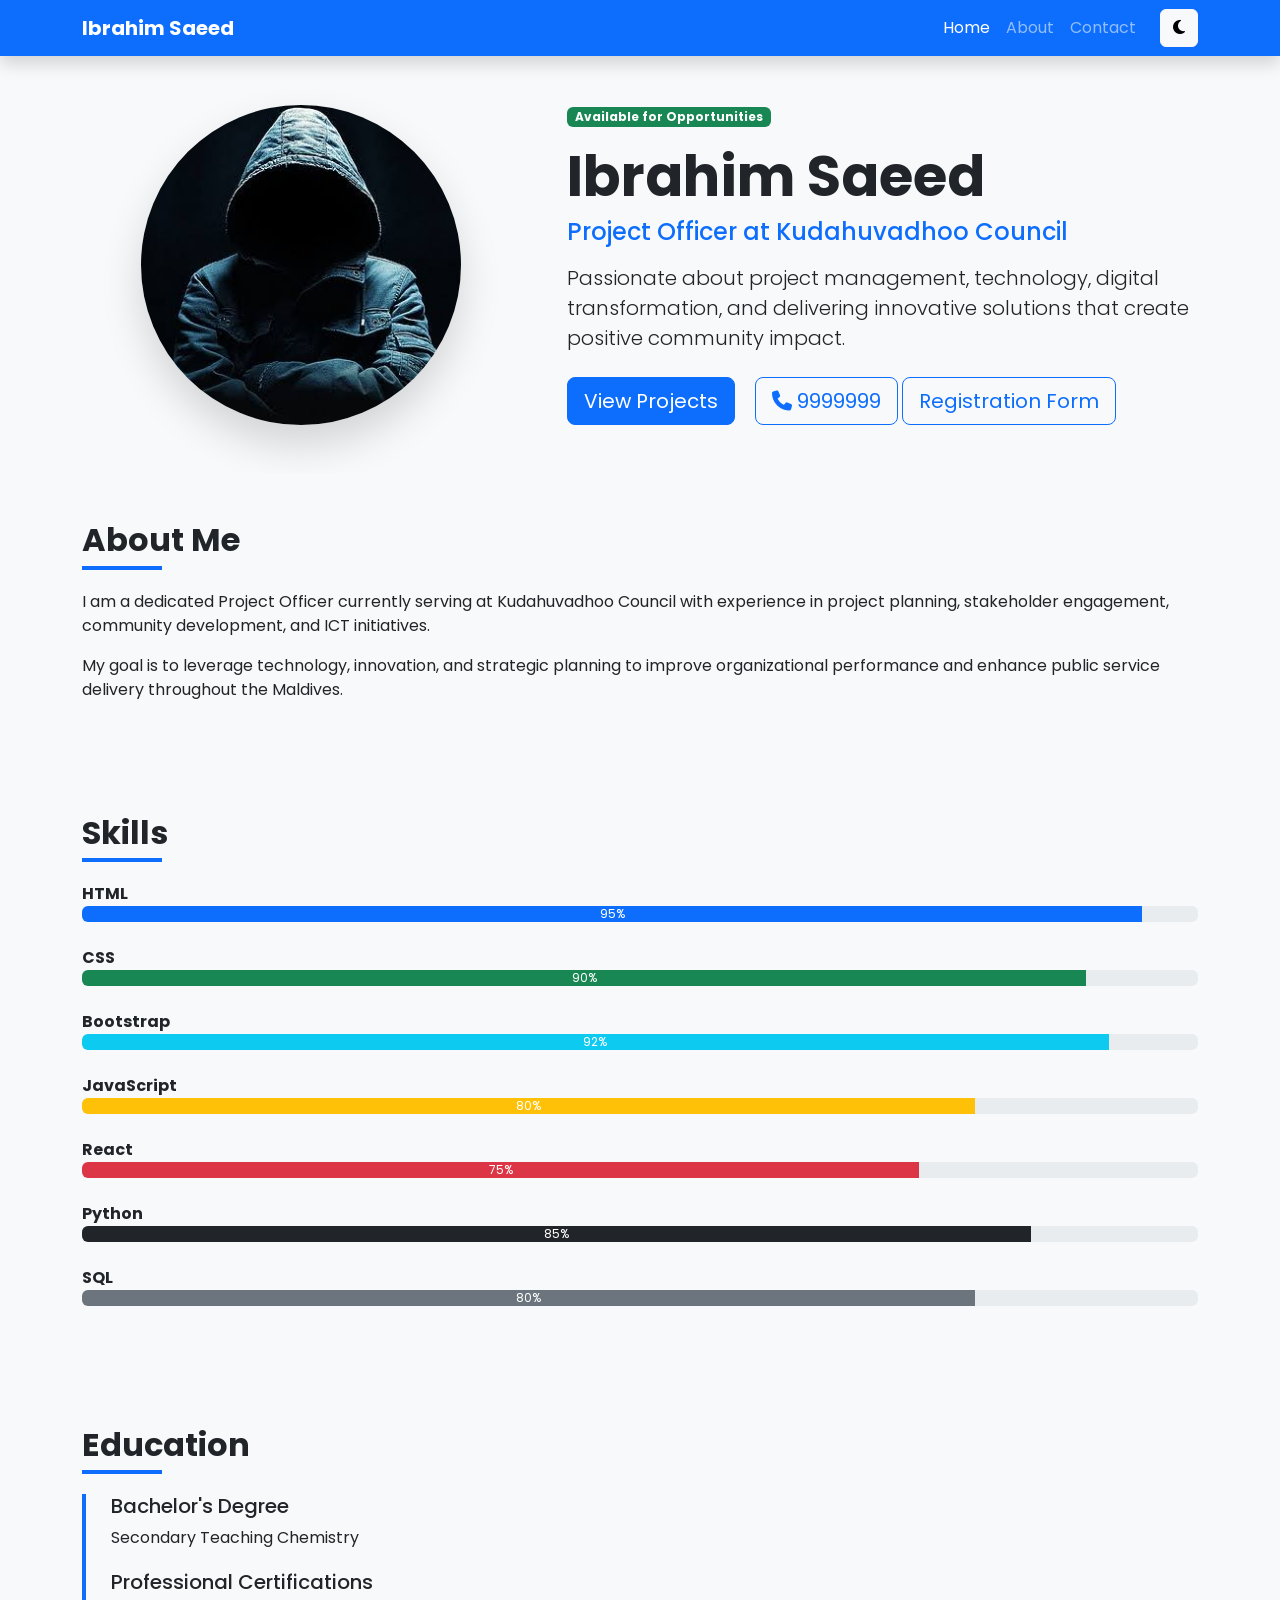
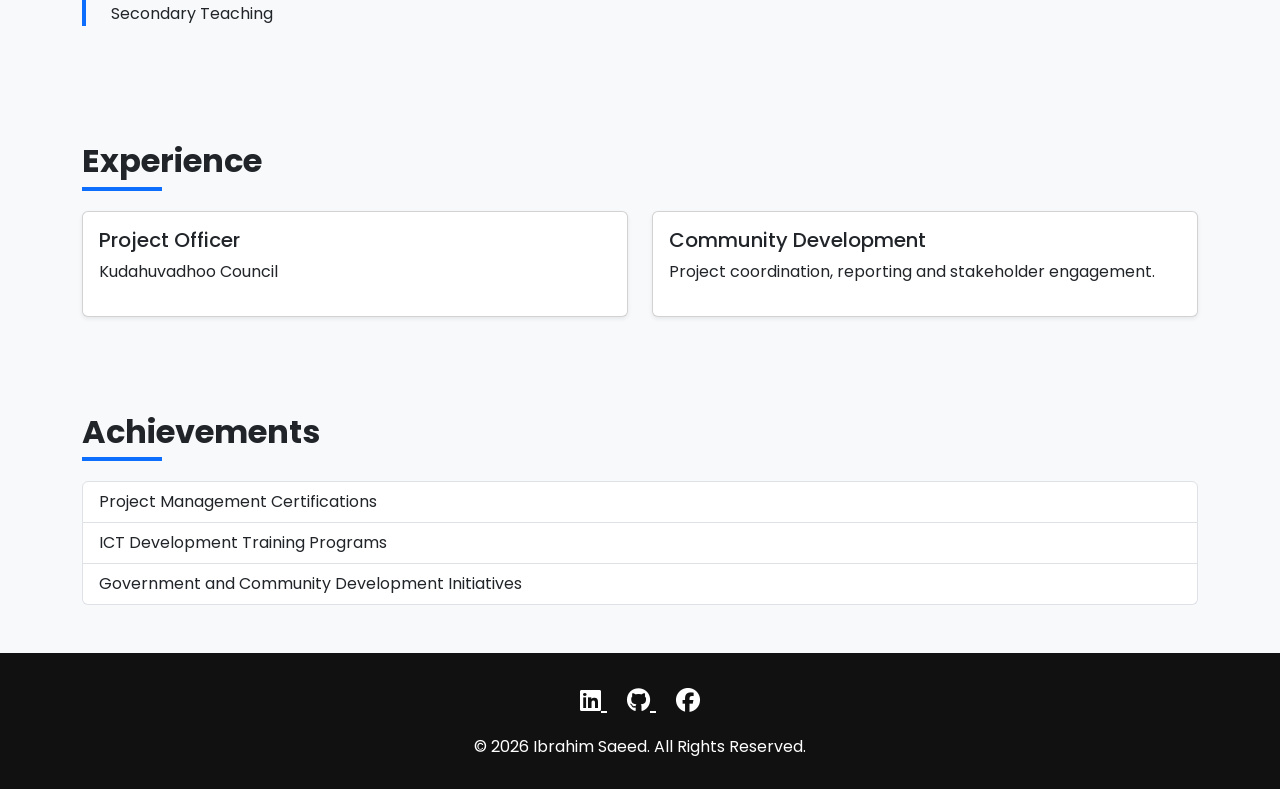
<file: index.html>
<!DOCTYPE html>
<html lang="en">
<head>
    <meta charset="UTF-8">
    <meta name="description" content="Ibrahim Saeed Portfolio Website">
    <meta name="keywords" content="Portfolio, Ibrahim Saeed, Project Officer, Web Developer">
    <meta name="author" content="Ibrahim Saeed">
    <meta name="viewport" content="width=device-width, initial-scale=1.0">

    <title>Ibrahim Saeed | Portfolio</title>

    <!-- Google Fonts -->
    <link href="https://fonts.googleapis.com/css2?family=Poppins:wght@300;400;500;600;700&display=swap" rel="stylesheet">

    <!-- Bootstrap -->
    <link href="https://cdn.jsdelivr.net/npm/bootstrap@5.3.3/dist/css/bootstrap.min.css" rel="stylesheet">

    <!-- Font Awesome -->
    <link href="https://cdnjs.cloudflare.com/ajax/libs/font-awesome/6.5.1/css/all.min.css" rel="stylesheet">

    <!-- Custom CSS -->
    <link rel="stylesheet" href="css/style.css">
</head>

<body>

    <!-- Loader -->
    <div id="loader">
        <div class="spinner-border text-primary"></div>
    </div>

    <!-- Navbar -->
    <nav class="navbar navbar-expand-lg navbar-dark bg-primary sticky-top shadow">
        <div class="container">
            <a class="navbar-brand fw-bold" href="index.html">
                Ibrahim Saeed
            </a>

            <button class="navbar-toggler" type="button"
                data-bs-toggle="collapse"
                data-bs-target="#navbarNav">
                <span class="navbar-toggler-icon"></span>
            </button>

            <div class="collapse navbar-collapse" id="navbarNav">

                <ul class="navbar-nav ms-auto">
                    <li class="nav-item">
                        <a class="nav-link active" href="index.html">
                            Home
                        </a>
                    </li>

                    <li class="nav-item">
                        <a class="nav-link" href="about.html">
                            About
                        </a>
                    </li>

                    <li class="nav-item">
                        <a class="nav-link" href="contact.html">
                            Contact
                        </a>
                    </li>
                </ul>

                <button id="theme-toggle" class="btn btn-light ms-lg-3">
                    <i class="fas fa-moon"></i>
                </button>

            </div>
        </div>
    </nav>

    <!-- Hero Section -->
    <section class="hero py-5">
        <div class="container">
            <div class="row align-items-center g-5">

                <div class="col-lg-5 text-center">
                    <img
                        src="image/profile.jpg"
                        alt="Ibrahim Saeed"
                        class="img-fluid profile-img">
                </div>

                <div class="col-lg-7">

                    <span class="badge bg-success mb-3">
                        Available for Opportunities
                    </span>

                    <h1 class="display-4 fw-bold">
                        Ibrahim Saeed
                    </h1>

                    <h4 class="text-primary">
                        Project Officer at Kudahuvadhoo Council
                    </h4>

                    <p class="lead mt-3">
                        Passionate about project management,
                        technology, digital transformation,
                        and delivering innovative solutions
                        that create positive community impact.
                    </p>

                    <div class="mt-4">
                        <a href="about.html" class="btn btn-primary btn-lg me-3">
                            View Projects
                        </a>

                        <a href="tel:+9609303311" class="btn btn-outline-primary btn-lg">
                            <i class="fa-solid fa-phone"></i> 9999999
                        </a>

                        <a href="https://forms.cloud.microsoft/r/Fz3MGzdEVn" class="btn btn-outline-primary btn-lg">
                            Registration Form
                        </a>

                    </div>

                </div>

            </div>
        </div>
    </section>

    <!-- About Summary -->
    <section class="py-5 bg-light reveal">
        <div class="container">

            <h2 class="section-title">
                About Me
            </h2>

            <p>
                I am a dedicated Project Officer currently serving at
                Kudahuvadhoo Council with experience in project planning,
                stakeholder engagement, community development, and ICT initiatives.
            </p>

            <p>
                My goal is to leverage technology, innovation, and strategic
                planning to improve organizational performance and enhance
                public service delivery throughout the Maldives.
            </p>

        </div>
    </section>

    <!-- Skills -->
    <section class="py-5 reveal">
        <div class="container">

            <h2 class="section-title">
                Skills
            </h2>

            <div class="mb-4">
                <label class="fw-bold">HTML</label>
                <div class="progress">
                    <div class="progress-bar" style="width:95%">
                        95%
                    </div>
                </div>
            </div>

            <div class="mb-4">
                <label class="fw-bold">CSS</label>
                <div class="progress">
                    <div class="progress-bar bg-success" style="width:90%">
                        90%
                    </div>
                </div>
            </div>

            <div class="mb-4">
                <label class="fw-bold">Bootstrap</label>
                <div class="progress">
                    <div class="progress-bar bg-info" style="width:92%">
                        92%
                    </div>
                </div>
            </div>

            <div class="mb-4">
                <label class="fw-bold">JavaScript</label>
                <div class="progress">
                    <div class="progress-bar bg-warning" style="width:80%">
                        80%
                    </div>
                </div>
            </div>

            <div class="mb-4">
                <label class="fw-bold">React</label>
                <div class="progress">
                    <div class="progress-bar bg-danger" style="width:75%">
                        75%
                    </div>
                </div>
            </div>

            <div class="mb-4">
                <label class="fw-bold">Python</label>
                <div class="progress">
                    <div class="progress-bar bg-dark" style="width:85%">
                        85%
                    </div>
                </div>
            </div>

            <div class="mb-4">
                <label class="fw-bold">SQL</label>
                <div class="progress">
                    <div class="progress-bar bg-secondary" style="width:80%">
                        80%
                    </div>
                </div>
            </div>

        </div>
    </section>

    <!-- Education -->
    <section class="bg-light py-5 reveal">
        <div class="container">

            <h2 class="section-title">
                Education
            </h2>

            <div class="timeline">
                <div class="timeline-item">
                    <h5>Bachelor's Degree</h5>
                    <p>Secondary Teaching Chemistry</p>
                </div>

                <div class="timeline-item">
                    <h5>Professional Certifications</h5>
                    <p>Secondary Teaching</p>
                </div>
            </div>

        </div>
    </section>

    <!-- Experience -->
    <section class="py-5 reveal">
        <div class="container">

            <h2 class="section-title">
                Experience
            </h2>

            <div class="row g-4">

                <div class="col-md-6">
                    <div class="card h-100 shadow-sm">
                        <div class="card-body">

                            <h5 class="card-title">
                                Project Officer
                            </h5>

                            <p>
                                Kudahuvadhoo Council
                            </p>

                        </div>
                    </div>
                </div>

                <div class="col-md-6">
                    <div class="card h-100 shadow-sm">
                        <div class="card-body">

                            <h5 class="card-title">
                                Community Development
                            </h5>

                            <p>
                                Project coordination, reporting and stakeholder engagement.
                            </p>

                        </div>
                    </div>
                </div>

            </div>

        </div>
    </section>

    <!-- Achievements -->
    <section class="bg-light py-5 reveal">
        <div class="container">

            <h2 class="section-title">
                Achievements
            </h2>

            <ul class="list-group">
                <li class="list-group-item">
                    Project Management Certifications
                </li>

                <li class="list-group-item">
                    ICT Development Training Programs
                </li>

                <li class="list-group-item">
                    Government and Community Development Initiatives
                </li>
            </ul>

        </div>
    </section>

    <!-- Footer -->
    <footer class="footer">
        <div class="container text-center">

            <div class="social-icons mb-3">
                <a href="#" aria-label="LinkedIn">
                    <i class="fab fa-linkedin"></i>
                </a>

                <a href="#" aria-label="GitHub">
                    <i class="fab fa-github"></i>
                </a>

                <a href="#" aria-label="Facebook">
                    <i class="fab fa-facebook"></i>
                </a>
            </div>

            <p class="mb-0">
                © 2026 Ibrahim Saeed. All Rights Reserved.
            </p>

        </div>
    </footer>

    <!-- Back To Top -->
    <button id="backToTop" aria-label="Back to top">
        <i class="fas fa-arrow-up"></i>
    </button>

    <!-- Bootstrap JS -->
    <script src="https://cdn.jsdelivr.net/npm/bootstrap@5.3.3/dist/js/bootstrap.bundle.min.js"></script>

    <!-- Custom JS -->
    <script src="js/script.js"></script>

</body>
</html>
</file>
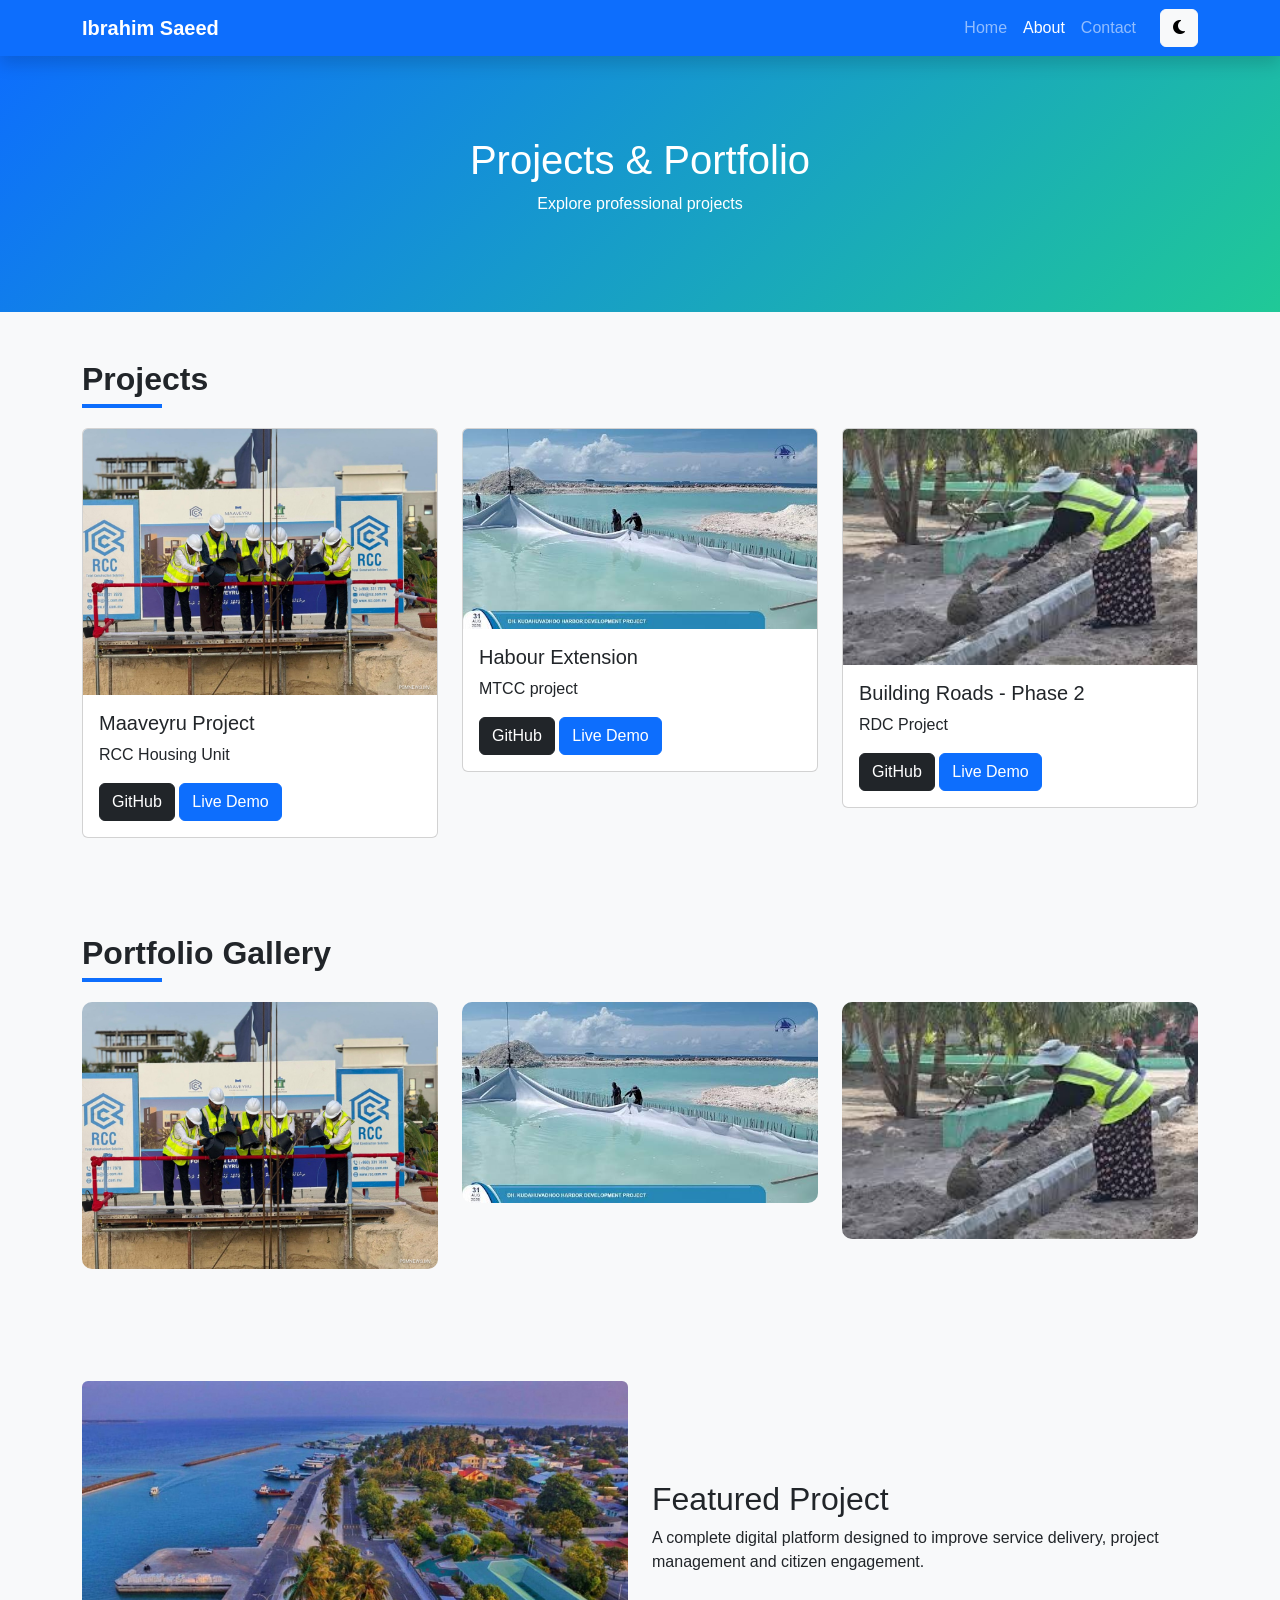
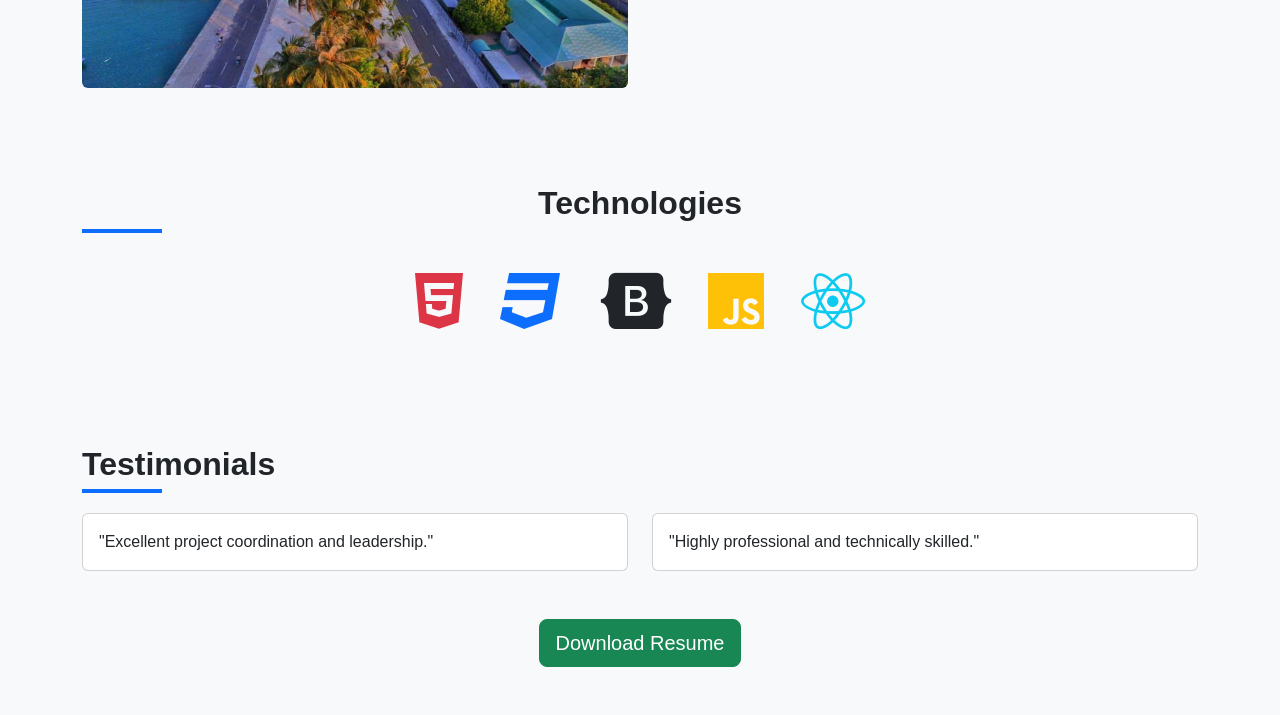
<file: about.html>
<!DOCTYPE html>
<html lang="en">
<head>

<meta charset="UTF-8">
<meta name="viewport" content="width=device-width, initial-scale=1.0">

<title>Projects | Ibrahim Saeed</title>

<link href="https://cdn.jsdelivr.net/npm/bootstrap@5.3.3/dist/css/bootstrap.min.css" rel="stylesheet">
<link href="https://cdnjs.cloudflare.com/ajax/libs/font-awesome/6.5.1/css/all.min.css" rel="stylesheet">
<link href="css/style.css" rel="stylesheet">

</head>

<body>

<!-- SAME NAVBAR -->
<!-- Navbar -->
<nav class="navbar navbar-expand-lg navbar-dark bg-primary sticky-top shadow">
    <div class="container">
        <a class="navbar-brand fw-bold" href="index.html">
            Ibrahim Saeed
        </a>

        <button class="navbar-toggler"
                type="button"
                data-bs-toggle="collapse"
                data-bs-target="#navbarNav"
                aria-controls="navbarNav"
                aria-expanded="false"
                aria-label="Toggle navigation">
            <span class="navbar-toggler-icon"></span>
        </button>

        <div class="collapse navbar-collapse" id="navbarNav">

            <ul class="navbar-nav ms-auto">
                <li class="nav-item">
                    <a class="nav-link" href="index.html">
                        Home
                    </a>
                </li>

                <li class="nav-item">
                    <a class="nav-link active" href="about.html">
                        About
                    </a>
                </li>

                <li class="nav-item">
                    <a class="nav-link" href="contact.html">
                        Contact
                    </a>
                </li>
            </ul>

            <button id="theme-toggle" class="btn btn-light ms-lg-3">
                <i class="fas fa-moon"></i>
            </button>

        </div>
    </div>
</nav>
<section class="page-banner">
<div class="container text-center">
<h1>Projects & Portfolio</h1>
<p>Explore professional projects</p>
</div>
</section>

<section class="container py-5">

<h2 class="section-title">Projects</h2>

<div class="row g-4">

<div class="col-md-4">
<div class="card project-card">
<img src="image/project1.jpeg" class="card-img-top">
<div class="card-body">
<h5>Maaveyru Project</h5>
<p>RCC Housing Unit</p>
<a href="#" class="btn btn-dark">GitHub</a>
<a href="#" class="btn btn-primary">Live Demo</a>
</div>
</div>
</div>

<div class="col-md-4">
<div class="card project-card">
<img src="image/project2.jpg" class="card-img-top">
<div class="card-body">
<h5>Habour Extension</h5>
<p>MTCC project</p>
<a href="#" class="btn btn-dark">GitHub</a>
<a href="#" class="btn btn-primary">Live Demo</a>
</div>
</div>
</div>

<div class="col-md-4">
<div class="card project-card">
<img src="image/project3.jpg" class="card-img-top">
<div class="card-body">
<h5>Building Roads - Phase 2</h5>
<p>RDC Project</p>
<a href="#" class="btn btn-dark">GitHub</a>
<a href="#" class="btn btn-primary">Live Demo</a>
</div>
</div>
</div>

</div>
</section>

<section class="container py-5">
<h2 class="section-title">Portfolio Gallery</h2>

<div class="row">
<div class="col-md-4 mb-3">
<img src="image/project1.jpeg" class="gallery-img">
</div>

<div class="col-md-4 mb-3">
<img src="image/project2.jpg" class="gallery-img">
</div>

<div class="col-md-4 mb-3">
<img src="image/project3.jpg" class="gallery-img">
</div>
</div>
</section>

<section class="featured-project bg-light py-5">
<div class="container">
<div class="row align-items-center">

<div class="col-lg-6">
<img src="image/featured project.jpg" class="img-fluid rounded">
</div>

<div class="col-lg-6">
<h2>Featured Project</h2>

<p>
A complete digital platform designed to improve service delivery,
project management and citizen engagement.
</p>
</div>

</div>
</div>
</section>

<section class="py-5 text-center">
<div class="container">

<h2 class="section-title">Technologies</h2>

<i class="fab fa-html5 fa-4x text-danger m-3"></i>
<i class="fab fa-css3 fa-4x text-primary m-3"></i>
<i class="fab fa-bootstrap fa-4x text-purple m-3"></i>
<i class="fab fa-js fa-4x text-warning m-3"></i>
<i class="fab fa-react fa-4x text-info m-3"></i>

</div>
</section>

<section class="container py-5">
<h2 class="section-title">Testimonials</h2>

<div class="row">

<div class="col-md-6">
<div class="card">
<div class="card-body">
"Excellent project coordination and leadership."
</div>
</div>
</div>

<div class="col-md-6">
<div class="card">
<div class="card-body">
"Highly professional and technically skilled."
</div>
</div>
</div>

</div>
</section>

<div class="text-center pb-5">
<a href="#" class="btn btn-success btn-lg">
Download Resume
</a>
</div>

<script src="js/script.js"></script>

</body>
</html>
</file>
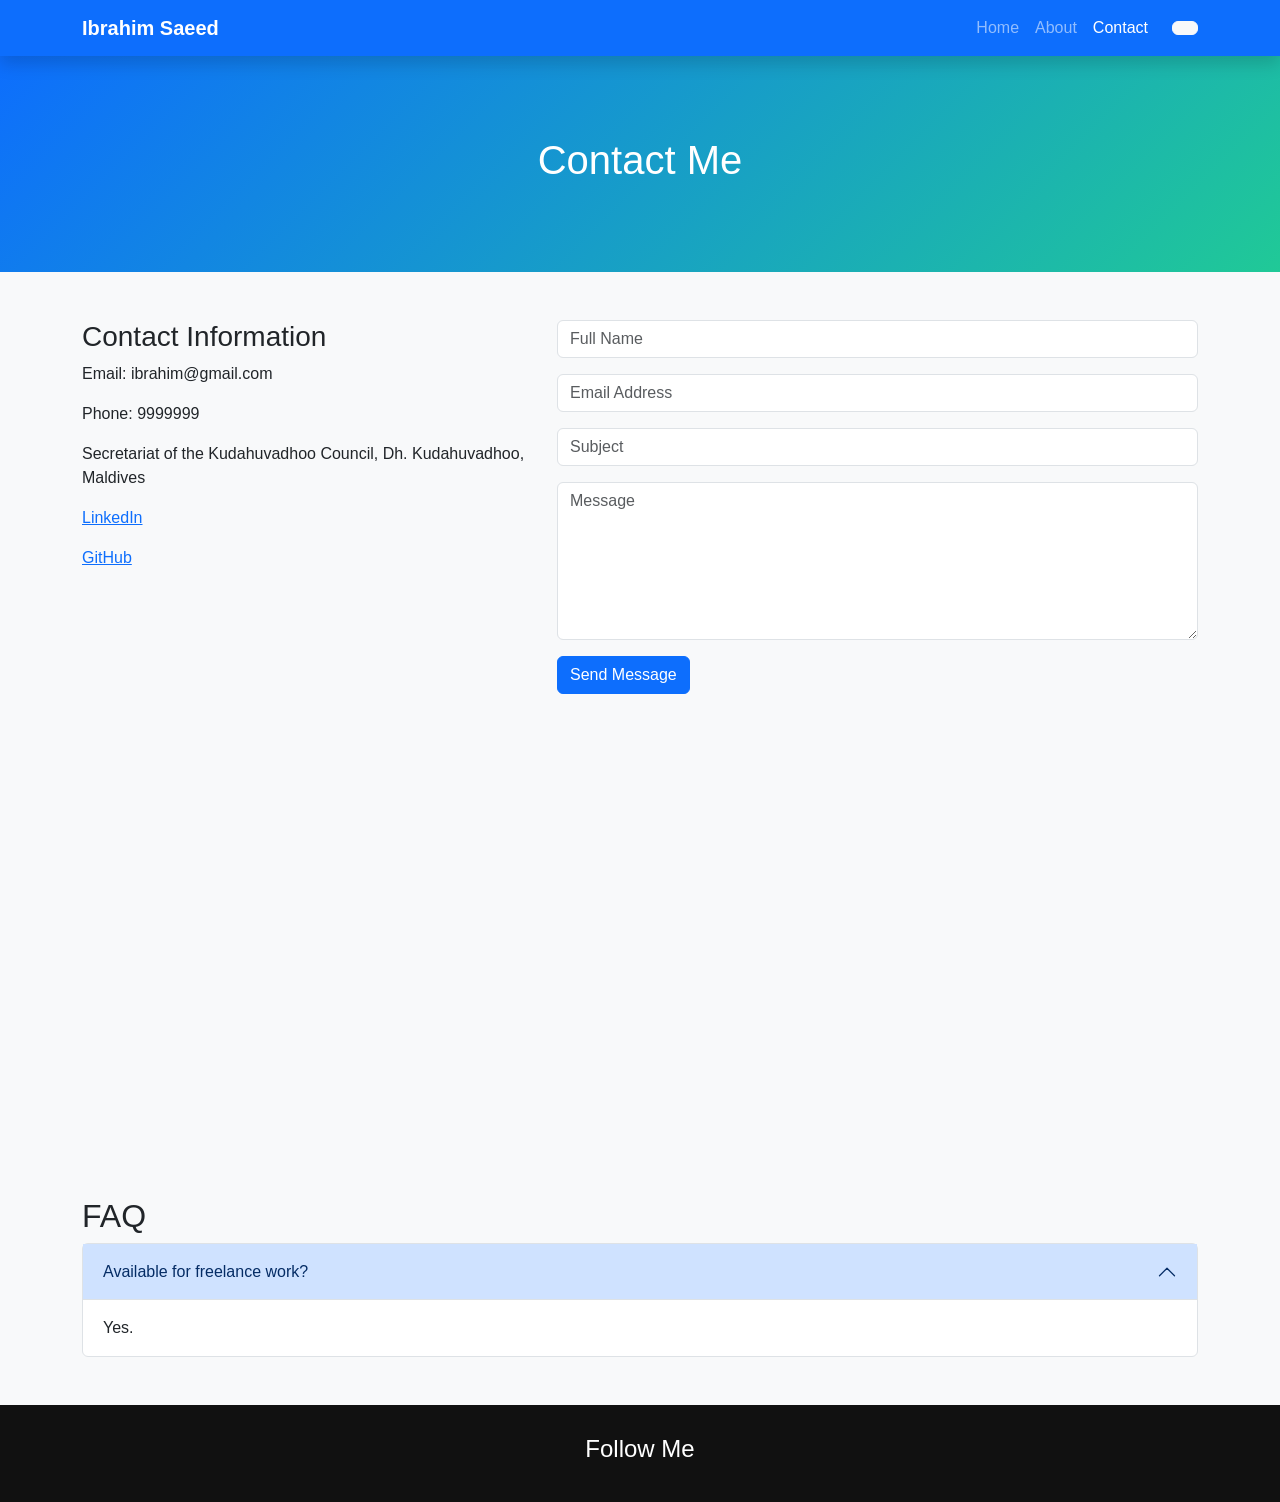
<file: contact.html>
<!DOCTYPE html>
<html lang="en">
<head>

<meta charset="UTF-8">
<meta name="viewport" content="width=device-width, initial-scale=1">

<title>Contact</title>

<link href="https://cdn.jsdelivr.net/npm/bootstrap@5.3.3/dist/css/bootstrap.min.css" rel="stylesheet">
<link href="css/style.css" rel="stylesheet">

</head>

<body>
<!-- Navbar -->
<nav class="navbar navbar-expand-lg navbar-dark bg-primary sticky-top shadow">
    <div class="container">
        <a class="navbar-brand fw-bold" href="index.html">
            Ibrahim Saeed
        </a>

        <button class="navbar-toggler"
                type="button"
                data-bs-toggle="collapse"
                data-bs-target="#navbarNav"
                aria-controls="navbarNav"
                aria-expanded="false"
                aria-label="Toggle navigation">
            <span class="navbar-toggler-icon"></span>
        </button>

        <div class="collapse navbar-collapse" id="navbarNav">

            <ul class="navbar-nav ms-auto">
                <li class="nav-item">
                    <a class="nav-link" href="index.html">
                        Home
                    </a>
                </li>

                <li class="nav-item">
                    <a class="nav-link" href="about.html">
                        About
                    </a>
                </li>

                <li class="nav-item">
                    <a class="nav-link active" href="contact.html">
                        Contact
                    </a>
                </li>
            </ul>

            <button id="theme-toggle" class="btn btn-light ms-lg-3">
                <i class="fas fa-moon"></i>
            </button>

        </div>
    </div>
</nav>
<section class="page-banner">
<div class="container">
<h1>Contact Me</h1>
</div>
</section>

<div class="container py-5">

<div class="row">

<div class="col-lg-5">

<h3>Contact Information</h3>

<p>Email: ibrahim@gmail.com</p>

<p>Phone: 9999999</p>

<p>
Secretariat of the Kudahuvadhoo Council,
Dh. Kudahuvadhoo, Maldives
</p>

<p><a href="#">LinkedIn</a></p>
<p><a href="#">GitHub</a></p>

</div>

<div class="col-lg-7">

<form id="contactForm">

<input class="form-control mb-3"
type="text"
placeholder="Full Name"
required>

<input class="form-control mb-3"
type="email"
placeholder="Email Address"
required>

<input class="form-control mb-3"
type="text"
placeholder="Subject"
required>

<textarea
class="form-control mb-3"
rows="6"
placeholder="Message"
required></textarea>

<button class="btn btn-primary">
Send Message
</button>

<div id="formMessage"></div>

</form>

</div>

</div>

</div>

<section class="container mb-5">

<iframe
class="w-100 rounded"
height="400"
src="https://maps.google.com/maps?q=Kudahuvadhoo&t=&z=13&ie=UTF8&iwloc=&output=embed">
</iframe>

</section>

<section class="container mb-5">

<h2>FAQ</h2>

<div class="accordion">

<div class="accordion-item">
<button class="accordion-button"
data-bs-toggle="collapse"
data-bs-target="#faq1">
Available for freelance work?
</button>

<div id="faq1"
class="accordion-collapse collapse show">
<div class="accordion-body">
Yes.
</div>
</div>
</div>

</div>

</section>

<footer class="footer">
<div class="container text-center">
<h4>Follow Me</h4>
</div>
</footer>

<script src="js/script.js"></script>

</body>
</html>
</file>
<file: css/style.css>
:root{
--primary:#0d6efd;
--secondary:#6c757d;
--bg:#f8f9fa;
--accent:#20c997;
}

body{
font-family:'Poppins',sans-serif;
background:var(--bg);
overflow-x:hidden;
transition:.3s;
}

.dark-mode{
background:#121212;
color:#fff;
}

.hero{
padding:100px 0;
}

.profile-img{
width:320px;
height:320px;
border-radius:50%;
object-fit:cover;
box-shadow:0 20px 40px rgba(0,0,0,.15);
}

.section-title{
font-weight:700;
margin-bottom:30px;
position:relative;
}

.section-title::after{
content:'';
width:80px;
height:4px;
background:var(--primary);
position:absolute;
bottom:-10px;
left:0;
}

.card{
transition:.4s;
}

.card:hover{
transform:translateY(-10px);
}

.footer{
background:#111;
color:#fff;
padding:30px 0;
}

.social-icons a{
color:#fff;
font-size:24px;
margin:10px;
}

.timeline{
border-left:4px solid var(--primary);
padding-left:25px;
}

.timeline-item{
margin-bottom:20px;
}

.page-banner{
background:linear-gradient(
135deg,
#0d6efd,
#20c997
);
color:white;
padding:80px 0;
text-align:center;
}

.gallery-img{
width:100%;
border-radius:10px;
cursor:pointer;
transition:.5s;
}

.gallery-img:hover{
transform:scale(1.05);
}

#backToTop{
position:fixed;
bottom:20px;
right:20px;
display:none;
border:none;
background:#0d6efd;
color:white;
width:50px;
height:50px;
border-radius:50%;
}

.reveal{
opacity:0;
transform:translateY(30px);
transition:1s;
}

.reveal.active{
opacity:1;
transform:translateY(0);
}

#loader{
position:fixed;
top:0;
left:0;
width:100%;
height:100%;
display:flex;
justify-content:center;
align-items:center;
background:white;
z-index:9999;
}
</file>
